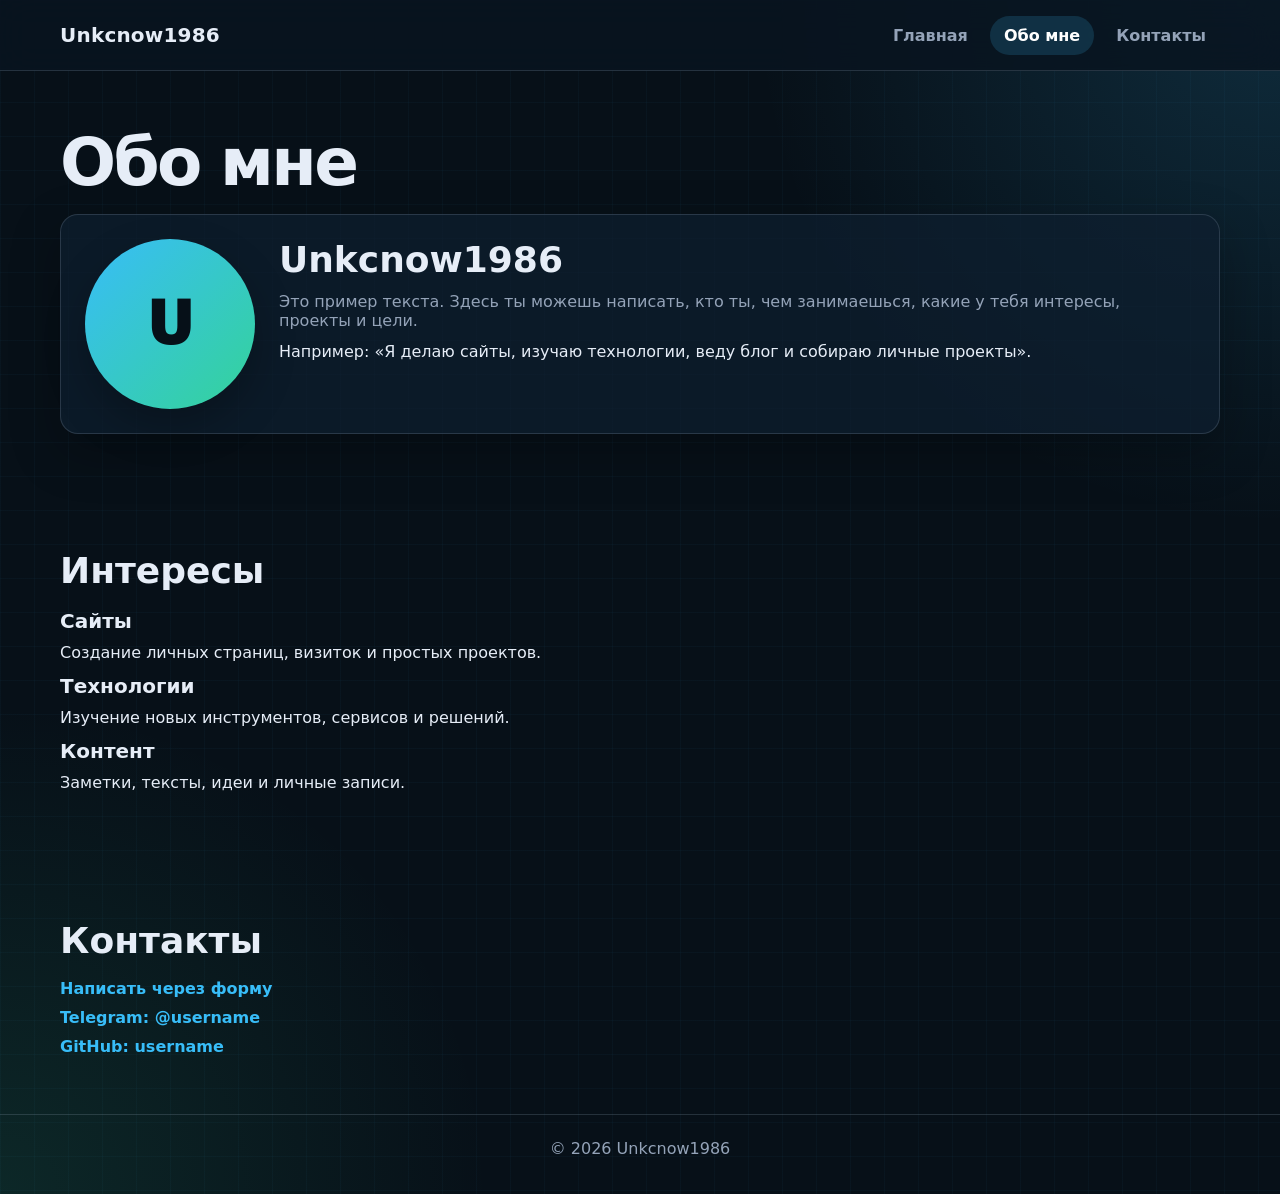
<file: about/about.html>
<!doctype html>
<html lang="ru">
<head>
  <meta charset="UTF-8">
  <meta name="viewport" content="width=device-width, initial-scale=1.0">
  <title>Обо мне — Unkcnow1986</title>
  <meta name="description" content="Информация о Unkcnow1986.">
  <link rel="stylesheet" href="style.css">
  <link rel="icon" href="data:,">
</head>
<body>
  <header class="site-header">
    <div class="container nav-wrap">
      <a href="/" class="logo">Unkcnow1986</a>

      <button class="menu-toggle" aria-label="Открыть меню" aria-expanded="false" aria-controls="primary-nav">
        ☰
      </button>

      <nav class="nav" id="primary-nav" aria-label="Основная навигация">
        <ul>
          <li><a href="/">Главная</a></li>
          <li><a href="/about.html" class="active">Обо мне</a></li>
          <li><a href="/contact.html">Контакты</a></li>
        </ul>
      </nav>
    </div>
  </header>

  <main>
    <section class="section">
      <div class="container">
        <h1 class="page-title">Обо мне</h1>

        <div class="profile-card">
          <div class="avatar">U</div>

          <div>
            <h2>Unkcnow1986</h2>
            <p class="muted">
              Это пример текста. Здесь ты можешь написать, кто ты, чем занимаешься,
              какие у тебя интересы, проекты и цели.
            </p>

            <p>
              Например: «Я делаю сайты, изучаю технологии, веду блог и собираю личные проекты».
            </p>
          </div>
        </div>
      </div>
    </section>

    <section class="section">
      <div class="container">
        <h2 class="section-title">Интересы</h2>

        <div class="card-grid">
          <article class="card">
            <h3>Сайты</h3>
            <p>Создание личных страниц, визиток и простых проектов.</p>
          </article>

          <article class="card">
            <h3>Технологии</h3>
            <p>Изучение новых инструментов, сервисов и решений.</p>
          </article>

          <article class="card">
            <h3>Контент</h3>
            <p>Заметки, тексты, идеи и личные записи.</p>
          </article>
        </div>
      </div>
    </section>

    <section class="section">
      <div class="container">
        <h2 class="section-title">Контакты</h2>

        <ul class="link-list">
          <li><a href="/contact.html">Написать через форму</a></li>
          <li><a href="https://t.me/username" target="_blank" rel="noopener">Telegram: @username</a></li>
          <li><a href="https://github.com/username" target="_blank" rel="noopener">GitHub: username</a></li>
        </ul>
      </div>
    </section>
  </main>

  <footer class="site-footer">
    <div class="container">
      <p>© <span id="year"></span> Unkcnow1986</p>
    </div>
  </footer>

  <script src="script.js" defer></script>
</body>
</html>
</file>
<file: about/style.css>
:root {
  --bg: #071018;
  --panel: rgba(9, 20, 32, 0.86);
  --card: rgba(15, 31, 48, 0.72);
  --card-strong: rgba(15, 31, 48, 0.92);
  --text: #e6edf7;
  --muted: #94a3b8;
  --accent: #38bdf8;
  --accent-2: #34d399;
  --accent-3: #f59e0b;
  --border: rgba(148, 163, 184, 0.22);
  --danger: #fb7185;
  --radius: 18px;
  --shadow: 0 18px 50px rgba(0, 0, 0, 0.28);
}

* {
  box-sizing: border-box;
}

html {
  scroll-behavior: smooth;
}

body {
  margin: 0;
  min-height: 100vh;
  display: flex;
  flex-direction: column;
  font-family: Inter, ui-sans-serif, system-ui, -apple-system, BlinkMacSystemFont,
    "Segoe UI", Roboto, Arial, sans-serif;
  color: var(--text);
  background:
    radial-gradient(circle at top right, rgba(56, 189, 248, 0.16), transparent 30%),
    radial-gradient(circle at bottom left, rgba(52, 211, 153, 0.12), transparent 28%),
    linear-gradient(rgba(56, 189, 248, 0.035) 1px, transparent 1px),
    linear-gradient(90deg, rgba(56, 189, 248, 0.035) 1px, transparent 1px),
    var(--bg);
  background-size: auto, auto, 34px 34px, 34px 34px, auto;
  overflow-x: hidden;
}

a {
  color: inherit;
  text-decoration: none;
}

img {
  max-width: 100%;
  display: block;
}

button,
input,
textarea {
  font: inherit;
}

.container {
  width: min(1160px, 100% - 32px);
  margin: 0 auto;
}

.site-header {
  position: sticky;
  top: 0;
  z-index: 50;
  background: var(--panel);
  backdrop-filter: blur(16px);
  border-bottom: 1px solid var(--border);
}

.nav-wrap {
  position: relative;
  min-height: 70px;
  display: flex;
  align-items: center;
  justify-content: space-between;
  gap: 16px;
}

.logo {
  font-size: 20px;
  font-weight: 900;
  letter-spacing: 0.2px;
}

.nav ul {
  list-style: none;
  display: flex;
  align-items: center;
  gap: 8px;
  margin: 0;
  padding: 0;
}

.nav a {
  display: inline-block;
  padding: 10px 14px;
  border-radius: 999px;
  color: var(--muted);
  font-weight: 700;
  transition: 0.2s ease;
}

.nav a:hover {
  color: white;
  background: rgba(148, 163, 184, 0.12);
}

.nav a.active {
  color: white;
  background: rgba(56, 189, 248, 0.16);
}

.menu-toggle {
  display: none;
  background: transparent;
  border: 1px solid var(--border);
  color: white;
  border-radius: 12px;
  padding: 8px 12px;
  font-size: 18px;
  cursor: pointer;
}

main {
  flex: 1;
}

.hero {
  padding: 84px 0 56px;
}

.hero-grid {
  display: grid;
  grid-template-columns: 1.25fr 0.75fr;
  gap: 24px;
  align-items: start;
}

.eyebrow {
  display: inline-block;
  margin: 0 0 14px;
  padding: 8px 12px;
  border: 1px solid var(--border);
  border-radius: 999px;
  color: var(--muted);
  font-size: 13px;
  font-weight: 800;
  text-transform: uppercase;
  letter-spacing: 0.8px;
}

h1 {
  margin: 0 0 16px;
  font-size: clamp(34px, 6vw, 66px);
  line-height: 1.04;
  letter-spacing: -0.04em;
}

h2 {
  margin: 0 0 12px;
  font-size: clamp(24px, 4vw, 36px);
  line-height: 1.15;
}

h3 {
  margin: 0 0 10px;
  font-size: 20px;
}

p {
  margin: 0 0 12px;
}

.lead {
  max-width: 720px;
  font-size: 18px;
  color: var(--muted);
  line-height: 1.7;
}

.gradient-text {
  background: linear-gradient(90deg, var(--accent), var(--accent-2));
  -webkit-background-clip: text;
  background-clip: text;
  color: transparent;
}

.actions {
  display: flex;
  flex-wrap: wrap;
  gap: 12px;
  margin-top: 24px;
}

.btn {
  display: inline-flex;
  align-items: center;
  justify-content: center;
  min-height: 48px;
  padding: 12px 20px;
  border-radius: 999px;
  font-weight: 850;
  border: 1px solid transparent;
  transition: transform 0.18s ease, background 0.18s ease, border-color 0.18s ease;
  cursor: pointer;
}

.btn:hover {
  transform: translateY(-2px);
}

.btn-primary {
  background: linear-gradient(90deg, var(--accent), var(--accent-2));
  color: #061018;
}

.btn-secondary {
  border-color: var(--border);
  background: rgba(148, 163, 184, 0.08);
  color: white;
}

.technical-panel {
  background: var(--card-strong);
  border: 1px solid var(--border);
  border-radius: var(--radius);
  padding: 24px;
  box-shadow: var(--shadow);
}

.profile-list {
  list-style: none;
  margin: 16px 0 0;
  padding: 0;
  display: grid;
  gap: 12px;
}

.profile-list li {
  display: flex;
  justify-content: space-between;
  gap: 12px;
  padding-bottom: 12px;
  border-bottom: 1px solid rgba(148, 163, 184, 0.12);
}

.profile-list span {
  color: var(--muted);
}

.profile-list strong {
  text-align: right;
}

.panel-note {
  margin-top: 16px;
  padding: 14px;
  border-radius: 14px;
  background: rgba(56, 189, 248, 0.08);
  border: 1px solid rgba(56, 189, 248, 0.18);
  color: var(--muted);
  font-size: 14px;
}

.section {
  padding: 58px 0;
}

.section-title {
  margin-bottom: 18px;
}

.section-description {
  max-width: 760px;
  color: var(--muted);
  margin-bottom: 22px;
}

.profile-card {
  display: grid;
  grid-template-columns: 170px 1fr;
  gap: 24px;
  align-items: start;
  background: var(--card);
  border: 1px solid var(--border);
  border-radius: var(--radius);
  padding: 24px;
  box-shadow: var(--shadow);
}

.avatar {
  width: 170px;
  height: 170px;
  border-radius: 50%;
  display: grid;
  place-items: center;
  font-size: 58px;
  font-weight: 950;
  color: #061018;
  background: linear-gradient(135deg, var(--accent), var(--accent-2));
  box-shadow: 0 18px 40px rgba(0, 0, 0, 0.25);
}

.profile-text p {
  color: var(--muted);
  line-height: 1.7;
}

.skills {
  display: flex;
  flex-wrap: wrap;
  gap: 10px;
  margin-top: 16px;
}

.skill-chip {
  padding: 9px 12px;
  border-radius: 999px;
  border: 1px solid var(--border);
  background: rgba(148, 163, 184, 0.08);
  color: var(--text);
  font-size: 14px;
  font-weight: 750;
}

.filters {
  display: flex;
  flex-wrap: wrap;
  gap: 10px;
  margin-bottom: 22px;
}

.filter-btn {
  padding: 10px 14px;
  border-radius: 999px;
  border: 1px solid var(--border);
  background: rgba(148, 163, 184, 0.08);
  color: var(--muted);
  font-weight: 800;
  cursor: pointer;
  transition: 0.2s ease;
}

.filter-btn:hover {
  color: white;
  border-color: rgba(56, 189, 248, 0.35);
}

.filter-btn.active {
  color: #061018;
  background: linear-gradient(90deg, var(--accent), var(--accent-2));
  border-color: transparent;
}

.gallery {
  display: grid;
  grid-template-columns: repeat(auto-fit, minmax(290px, 1fr));
  gap: 18px;
}

.model-card {
  background: var(--card);
  border: 1px solid var(--border);
  border-radius: var(--radius);
  overflow: hidden;
  box-shadow: var(--shadow);
  transition: transform 0.2s ease, border-color 0.2s ease;
}

.model-card:hover {
  transform: translateY(-4px);
  border-color: rgba(56, 189, 248, 0.35);
}

.model-media {
  aspect-ratio: 4 / 3;
  background:
    linear-gradient(rgba(56, 189, 248, 0.06) 1px, transparent 1px),
    linear-gradient(90deg, rgba(56, 189, 248, 0.06) 1px, transparent 1px),
    rgba(2, 6, 23, 0.55);
  background-size: 22px 22px, 22px 22px, auto;
  border-bottom: 1px solid var(--border);
}

.model-media img {
  width: 100%;
  height: 100%;
  object-fit: cover;
}

.model-placeholder {
  width: 100%;
  height: 100%;
  display: grid;
  place-items: center;
  color: var(--muted);
  font-weight: 800;
  border: 1px dashed rgba(148, 163, 184, 0.28);
  margin: 10px;
  border-radius: 14px;
  width: calc(100% - 20px);
  height: calc(100% - 20px);
}

.model-body {
  padding: 20px;
}

.model-top {
  display: flex;
  justify-content: space-between;
  gap: 12px;
  align-items: start;
  margin-bottom: 10px;
}

.model-type {
  flex: 0 0 auto;
  padding: 6px 10px;
  border-radius: 999px;
  background: rgba(56, 189, 248, 0.12);
  border: 1px solid rgba(56, 189, 248, 0.2);
  color: var(--accent);
  font-size: 12px;
  font-weight: 900;
  text-transform: uppercase;
}

.model-body p {
  color: var(--muted);
  line-height: 1.65;
}

.tags {
  list-style: none;
  display: flex;
  flex-wrap: wrap;
  gap: 8px;
  margin: 14px 0 0;
  padding: 0;
}

.tags li {
  padding: 7px 10px;
  border-radius: 999px;
  border: 1px solid var(--border);
  background: rgba(148, 163, 184, 0.08);
  color: var(--muted);
  font-size: 13px;
  font-weight: 750;
}

.contact-grid {
  display: grid;
  grid-template-columns: 1.2fr 0.8fr;
  gap: 20px;
  align-items: start;
}

.info-card {
  background: var(--card);
  border: 1px solid var(--border);
  border-radius: var(--radius);
  padding: 24px;
  box-shadow: var(--shadow);
}

.contact-form {
  display: grid;
  gap: 14px;
  margin-top: 18px;
}

.contact-form label {
  display: grid;
  gap: 8px;
  font-weight: 800;
}

.contact-form input,
.contact-form textarea {
  width: 100%;
  padding: 13px 14px;
  border-radius: 12px;
  border: 1px solid var(--border);
  background: rgba(2, 6, 23, 0.58);
  color: var(--text);
  outline: none;
  transition: border-color 0.18s ease, box-shadow 0.18s ease;
}

.contact-form input:focus,
.contact-form textarea:focus {
  border-color: var(--accent);
  box-shadow: 0 0 0 3px rgba(56, 189, 248, 0.18);
}

.contact-form textarea {
  min-height: 150px;
  resize: vertical;
}

.form-status {
  margin: 0;
  padding: 12px 14px;
  border-radius: 12px;
  background: rgba(52, 211, 153, 0.1);
  border: 1px solid rgba(52, 211, 153, 0.22);
  color: #bbf7d0;
  font-weight: 750;
}

.link-list {
  list-style: none;
  margin: 0;
  padding: 0;
  display: grid;
  gap: 10px;
}

.link-list a {
  color: var(--accent);
  font-weight: 800;
}

.link-list a:hover {
  text-decoration: underline;
}

.notice {
  margin-top: 18px;
  padding: 14px;
  border-radius: 12px;
  border: 1px solid rgba(245, 158, 11, 0.25);
  background: rgba(245, 158, 11, 0.08);
  color: var(--muted);
}

.muted {
  color: var(--muted);
}

.hidden {
  display: none;
}

.site-footer {
  border-top: 1px solid var(--border);
  padding: 24px 0;
  color: var(--muted);
  text-align: center;
}

@media (max-width: 980px) {
  .hero-grid,
  .contact-grid {
    grid-template-columns: 1fr;
  }

  .profile-card {
    grid-template-columns: 1fr;
    text-align: center;
  }

  .avatar {
    margin: 0 auto;
  }

  .skills {
    justify-content: center;
  }
}

@media (max-width: 760px) {
  .menu-toggle {
    display: inline-block;
  }

  .nav {
    position: absolute;
    top: 100%;
    left: -16px;
    right: -16px;
    display: none;
    background: rgba(7, 16, 24, 0.98);
    border-bottom: 1px solid var(--border);
    padding: 10px 16px 16px;
  }

  .nav.open {
    display: block;
  }

  .nav ul {
    flex-direction: column;
    align-items: stretch;
    gap: 6px;
  }

  .nav a {
    display: block;
    padding: 12px 14px;
  }

  .hero {
    padding: 58px 0 38px;
  }

  .section {
    padding: 44px 0;
  }

  .model-top {
    flex-direction: column;
  }
}
</file>
